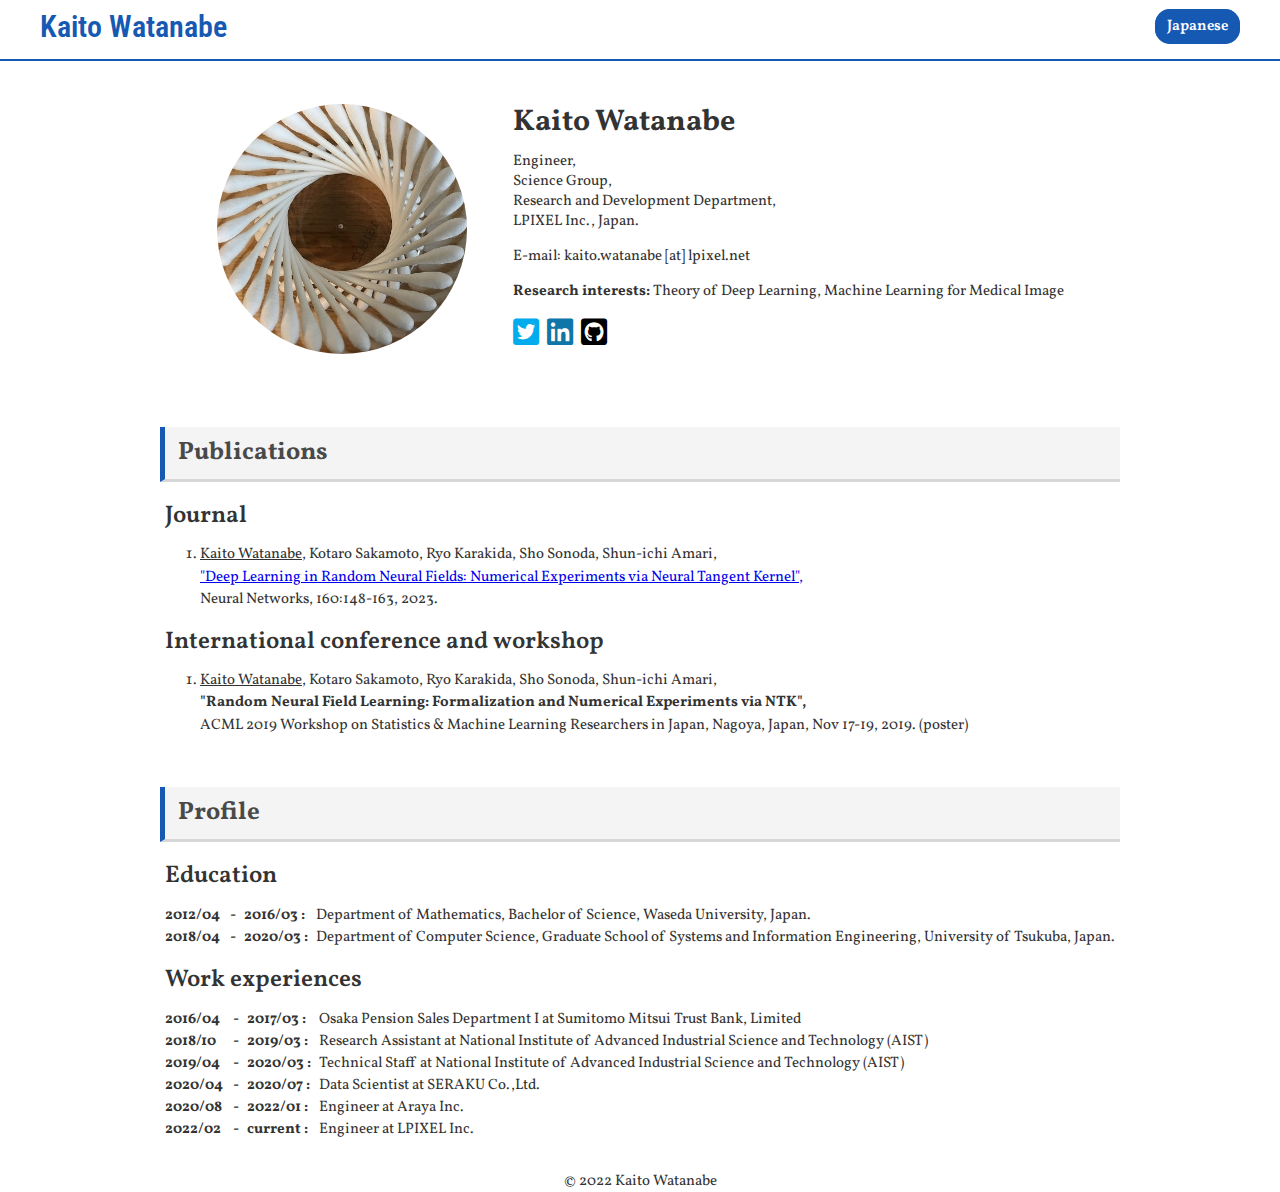
<file: index_en.html>
<!DOCTYPE html>
<html>
<head>
    <title>Kaito Watanabe | LPIXEL Inc.</title>
    <link rel="stylesheet" href="pages.css">
    <link href="https://fonts.googleapis.com/css?family=Roboto+Condensed:700" rel="stylesheet">
    <link href="https://fonts.googleapis.com/css?family=Vollkorn" rel="stylesheet">
    <link href="https://use.fontawesome.com/releases/v5.6.1/css/all.css" rel="stylesheet">
</head>
<body class="common">
    <header>
        <nav>
            <ul class="navi">
                <li>
                    <a href="./index_ja.html" class="navi--item title">
                        Kaito Watanabe
                    </a>
                </li>
                <li>
                    <a href="./index_ja.html" class="navi--item language">
                        Japanese
                    </a>
                </li>
            </ul>
        </nav>
    </header>
    <main>
        <article class="image-desc">
            <img class="image-desc--img circle" src="./profile.JPG" alt="渡部海斗"/>
            <section class="image-desc-txt">
                <h1 class="<image-desc--heading">
                    Kaito Watanabe
                </h1>
                <p>
                    Engineer,<br/>
                    Science Group,<br/>
                    Research and Development Department,<br/>
                    LPIXEL Inc., Japan.<br/>
                </p>
                <p>
                    E-mail: kaito.watanabe [at] lpixel.net <br/>
                </p>
                <p>
                    <a class="info--txt__weight_700">Research interests:</a> Theory of Deep Learning, Machine Learning for Medical Image
                </p>
                 <p class="SNS">
                    <a href="https://twitter.com/sysc_kt"  target="_Blank" class="twitter"><i class="fab fa-twitter-square fa-2x"></i></a>
                    <a href="https://www.linkedin.com/in/kaito-watanabe-32a507141/?trk=uno-choose-ge-no-intent&dl=no"  target="_Blank" class="linkedin"><i class="fab fa-linkedin fa-2x"></i></a>
                    <a href="https://github.com/kwignb"  target="_Blank" class="github"><i class="fab fa-github-square fa-2x"></i></a>       
                </p>
            </section>
        </article>
        <article class="info">
            <h1 class="info--heading heading" id="publications">Publications</h1>
            <section>
                <h2 class="info--heading2">Journal</h2>
                <ol class="info--txt info--txt__list">
                    <li class="info--txt info--txt__list_elem">
                        <u>Kaito Watanabe</u>, Kotaro Sakamoto, Ryo Karakida, Sho Sonoda, Shun-ichi Amari, <br/>
                        <a class="info--txt__weight_700"><a href="https://arxiv.org/abs/2202.05254", target="_blank">"Deep Learning in Random Neural Fields: Numerical Experiments via Neural Tangent Kernel",</a><br/>
                        Neural Networks, 160:148-163, 2023.
                    </li>
                </ol>
            </section>
            <section>
                <h2 class="info--heading2">International conference and workshop</h2>
                <ol class="info--txt info--txt__list">
                    <li class="info--txt info--txt__list_elem">
                        <u>Kaito Watanabe</u>, Kotaro Sakamoto, Ryo Karakida, Sho Sonoda, Shun-ichi Amari, <br/>
                        <a class="info--txt__weight_700">"Random Neural Field Learning: Formalization and Numerical Experiments via NTK",</a><br/>
                        ACML 2019 Workshop on Statistics &amp; Machine Learning Researchers in Japan, Nagoya, Japan, Nov 17-19, 2019. (poster)
                    </li>
                </ol>
            </section>
        </article>
        <article class="info">
            <h1 class="info--heading heading" id="profile">Profile</h1>
            <section>
                <h2 class="info--heading2">Education</h2>
                <table>
                    <tbody>
                        <tr>
                            <td class="bold">2012/04</td>
                            <td class="bold">-</td>
                            <td class="bold">2016/03 :</td>
                            <td>Department of Mathematics, Bachelor of Science, Waseda University, Japan.</td>
                        </tr>
                        <tr>
                            <td class="bold">2018/04</td>
                            <td class="bold">-</td>
                            <td class="bold">2020/03 :</td>
                            <td>Department of Computer Science, Graduate School of Systems and Information Engineering, University of Tsukuba, Japan.</td>
                        </tr>
                    </tbody>
                </table>
            </section>
            <section>
                <h2 class="info--heading2">Work experiences</h2>
                <table>
                    <tbody>
                        <tr>
                            <td class="bold">2016/04</td>
                            <td class="bold">-</td>
                            <td class="bold">2017/03 :</td>
                            <td>Osaka Pension Sales Department I at Sumitomo Mitsui Trust Bank, Limited</td>
                        </tr>
                        <tr>
                            <td class="bold">2018/10</td>
                            <td class="bold">-</td>
                            <td class="bold">2019/03 :</td>
                            <td>Research Assistant at National Institute of Advanced Industrial Science and Technology (AIST)</td>
                        </tr>
                        <tr>
                            <td class="bold">2019/04</td>
                            <td class="bold">-</td>
                            <td class="bold">2020/03 :</td>
                            <td>Technical Staff at National Institute of Advanced Industrial Science and Technology (AIST)</td>
                        </tr>
                        <tr>
                            <td class="bold">2020/04</td>
                            <td class="bold">-</td>
                            <td class="bold">2020/07 :</td>
                            <td>Data Scientist at SERAKU Co.,Ltd.</td>
                        </tr>
                        <tr>
                            <td class="bold">2020/08</td>
                            <td class="bold">-</td>
                            <td class="bold">2022/01 :</td>
                            <td>Engineer at Araya Inc.</td>
                        </tr>
                        <tr>
                            <td class="bold">2022/02</td>
                            <td class="bold">-</td>
                            <td class="bold">current :</td>
                            <td>Engineer at LPIXEL Inc.</td>
                        </tr>
                    </tbody>
                </table>
            </section>
        </article>
    </main>
    <footer class="footer">
        © 2022 Kaito Watanabe
    </footer>
</body>
</html>
</file>
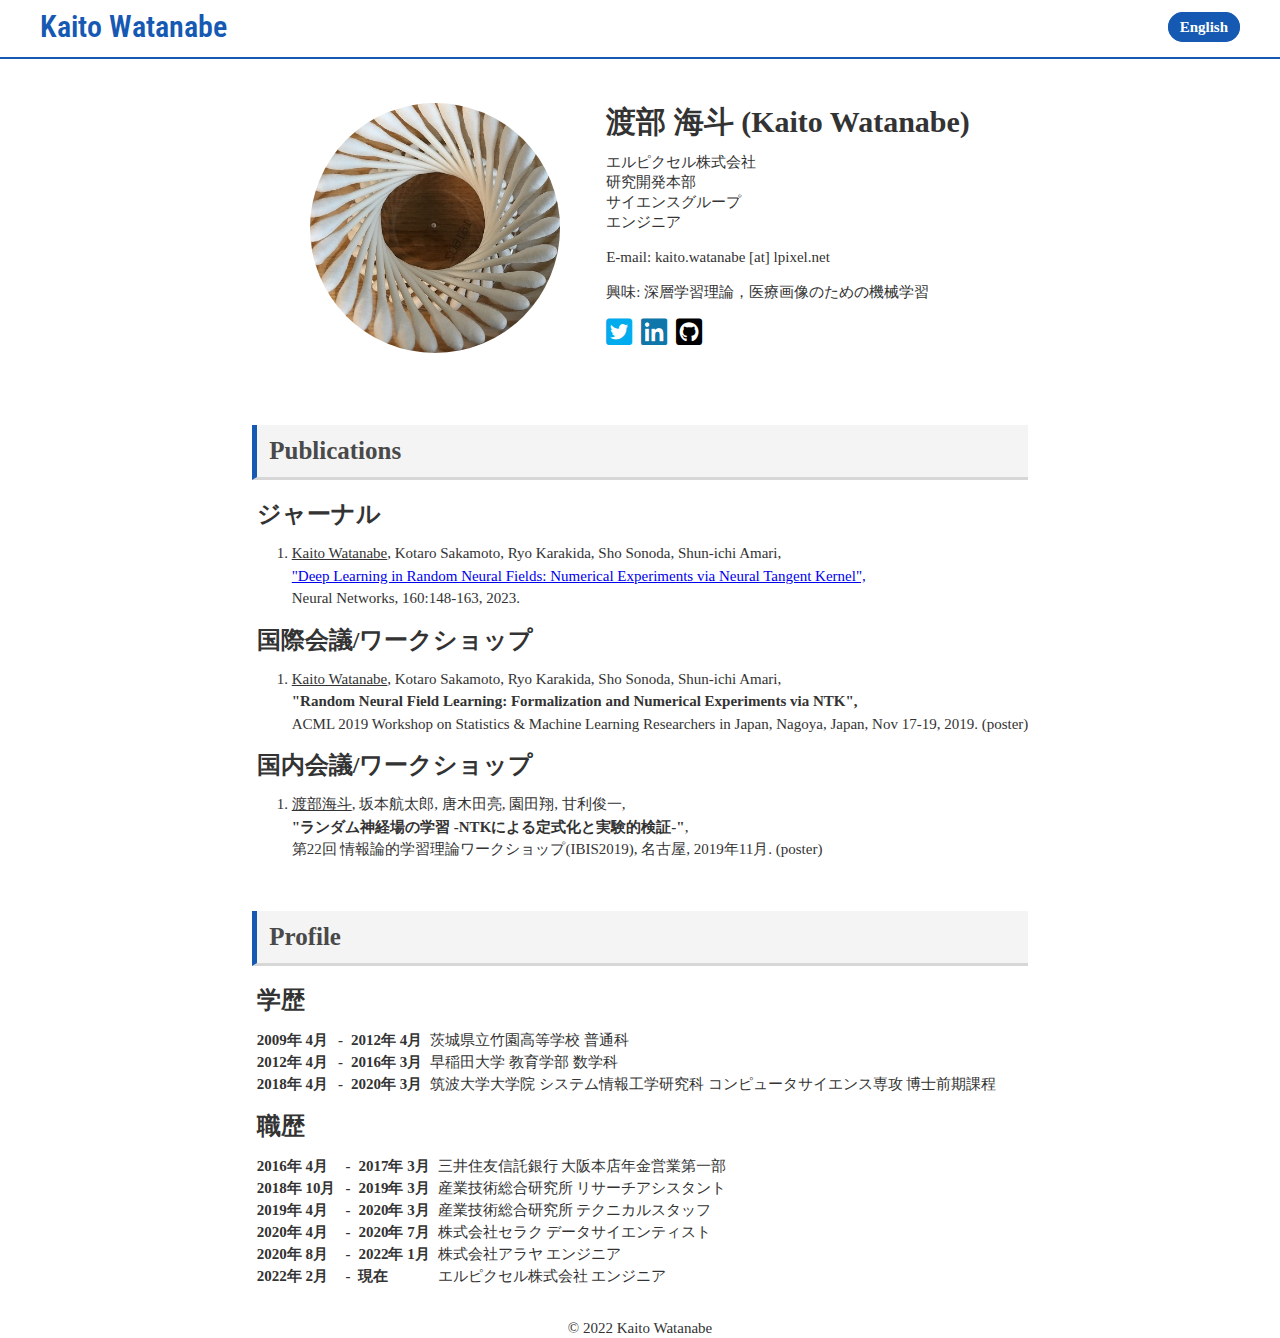
<file: index_ja.html>
<!DOCTYPE html>
<html>
<head>
    <title>Kaito Watanabe | LPIXEL Inc.</title>
    <link rel="stylesheet" href="pages.css">
    <link href="https://fonts.googleapis.com/css?family=Roboto+Condensed:700" rel="stylesheet">
    <link href="https://use.fontawesome.com/releases/v5.6.1/css/all.css" rel="stylesheet">
</head>
<body class="common">
    <header>
        <nav>
            <ul class="navi">
                <li>
                    <a href="./index_ja.html" class="navi--item title">
                        Kaito Watanabe
                    </a>
                </li>
                <li>
                    <a href="./index_en.html" class="navi--item language">
                        English
                    </a>
                </li>
            </ul>
        </nav>
    </header>
    <main>
        <article class="image-desc">
            <img class="image-desc--img circle" src="./profile.JPG" alt="渡部海斗"/>
            <section class="image-desc-txt">
                <h1 class="<image-desc--heading">
                    渡部 海斗 (Kaito Watanabe)
                </h1>
                <p>
                    エルピクセル株式会社 <br/>
                    研究開発本部 <br/>
                    サイエンスグループ <br/>
                    エンジニア <br/>
                </p>
                <p>
                    E-mail: kaito.watanabe [at] lpixel.net <br/>
                </p>
                <p>
                    興味: 深層学習理論，医療画像のための機械学習
                </p>
                <p class="SNS">
                    <a href="https://twitter.com/sysc_kt"  target="_Blank" class="twitter"><i class="fab fa-twitter-square fa-2x"></i></a>
                    <a href="https://www.linkedin.com/in/kaito-watanabe-32a507141/?trk=uno-choose-ge-no-intent&dl=no"  target="_Blank" class="linkedin"><i class="fab fa-linkedin fa-2x"></i></a>
                    <a href="https://github.com/kwignb"  target="_Blank" class="github"><i class="fab fa-github-square fa-2x"></i></a>       
                </p>
            </section>
        </article>
        <article class="info">
            <h1 class="info--heading heading" id="publications">Publications</h1>
            <section>
                <h2 class="info--heading2">ジャーナル</h2>
                <ol class="info--txt info--txt__list">
                    <li class="info--txt info--txt__list_elem">
                        <u>Kaito Watanabe</u>, Kotaro Sakamoto, Ryo Karakida, Sho Sonoda, Shun-ichi Amari, <br/>
                        <a class="info--txt__weight_700"><a href="https://arxiv.org/abs/2202.05254", target="_blank">"Deep Learning in Random Neural Fields: Numerical Experiments via Neural Tangent Kernel",</a><br/>
                        Neural Networks, 160:148-163, 2023.
                    </li>
                </ol>
            </section>
            <section>
                <h2 class="info--heading2">国際会議/ワークショップ</h2>
                <ol class="info--txt info--txt__list">
                    <li class="info--txt info--txt__list_elem">
                        <u>Kaito Watanabe</u>, Kotaro Sakamoto, Ryo Karakida, Sho Sonoda, Shun-ichi Amari, <br/>
                        <a class="info--txt__weight_700">"Random Neural Field Learning: Formalization and Numerical Experiments via NTK",</a><br/>
                        ACML 2019 Workshop on Statistics &amp; Machine Learning Researchers in Japan, Nagoya, Japan, Nov 17-19, 2019. (poster)
                    </li>
                </ol>
            </section>
            <section>
                <h2 class="info--heading2">国内会議/ワークショップ</h2>
                    <ol class="info--txt info--txt__list">
                        <li class="info--txt info--txt__list_elem">
                            <u>渡部海斗</u>, 坂本航太郎, 唐木田亮, 園田翔, 甘利俊一, <br/>
                            <a class="info--txt__weight_700">"ランダム神経場の学習 -NTKによる定式化と実験的検証-"</a>, <br/>
                            第22回 情報論的学習理論ワークショップ(IBIS2019), 名古屋, 2019年11月. (poster)
                        </li>
                    </ol>
            </section>
            </article>
        <article class="info">
            <h1 class="info--heading heading" id="profile">Profile</h1>
            <section>
                <h2 class="info--heading2">学歴</h2>
                <table>
                    <tbody>
                        <tr>
                            <td class="bold">2009年 4月</td>
                            <td class="bold">-</td>
                            <td class="bold">2012年 4月</td>
                            <td>茨城県立竹園高等学校 普通科</td>
                        </tr>
                        <tr>
                            <td class="bold">2012年 4月</td>
                            <td class="bold">-</td>
                            <td class="bold">2016年 3月</td>
                            <td>早稲田大学 教育学部 数学科</td>
                        </tr>
                        <tr>
                            <td class="bold">2018年 4月</td>
                            <td class="bold">-</td>
                            <td class="bold">2020年 3月</td>
                            <td>筑波大学大学院 システム情報工学研究科 コンピュータサイエンス専攻 博士前期課程</td>
                        </tr>
                    </tbody>
                </table>
            </section>
            <section>
                <h2 class="info--heading2">職歴</h2>
                <table>
                    <tbody>
                        <tr>
                            <td class="bold">2016年 4月</td>
                            <td class="bold">-</td>
                            <td class="bold">2017年 3月</td>
                            <td>三井住友信託銀行 大阪本店年金営業第一部</td>
                        </tr>
                        <tr>
                            <td class="bold">2018年 10月</td>
                            <td class="bold">-</td>
                            <td class="bold">2019年 3月</td>
                            <td>産業技術総合研究所 リサーチアシスタント</td>
                        </tr>
                        <tr>
                            <td class="bold">2019年 4月</td>
                            <td class="bold">-</td>
                            <td class="bold">2020年 3月</td>
                            <td>産業技術総合研究所 テクニカルスタッフ</td>
                        </tr>
                        <tr>
                            <td class="bold">2020年 4月</td>
                            <td class="bold">-</td>
                            <td class="bold">2020年 7月</td>
                            <td>株式会社セラク データサイエンティスト</td>
                        </tr>
                        <tr>
                            <td class="bold">2020年 8月</td>
                            <td class="bold">-</td>
                            <td class="bold">2022年 1月</td>
                            <td>株式会社アラヤ エンジニア</td>
                        </tr>
                        <tr>
                            <td class="bold">2022年 2月</td>
                            <td class="bold">-</td>
                            <td class="bold">現在</td>
                            <td>エルピクセル株式会社 エンジニア</td>
                        </tr>
                    </tbody>
                </table>
            </section>
        </article>
    </main>
    <footer class="footer">
        © 2022 Kaito Watanabe
    </footer>
</body>
</html>
</file>
<file: pages.css>
html{
    font-size: 62.5%;
}

body{
    background-color: #FFFFF;
    color: #333;
    margin: 0;
}

.image-desc{
    align-items: center;
    box-shadow: 0 2px 0 rgba(255, 255, 255, 1);
    display: flex;
    -webkit-justify-content: center;
    -moz-justify-content: center;
    -ms-justify-content: center;
    -o-justify-content: center;
    justify-content: center;
    margin: 4.6rem 0 3.2rem 0;
    padding: 4.6rem 0 1.2rem 0;
}

.image-desc--img{
    /*width: 158px;*/
    height: 250px;
    margin-right: 4.6rem;
}

.circle{
    border-radius: 50%;
}
.twitter{
    color: #00acee;
    margin-right: 5px;
}

.linkedin{
    color: #0e76a8;
    margin-right: 5px;
}

.github{
    color: #000;
}

.info--txt__weight_700{
    font-weight: 700;
}

.info--txt{
    line-height: 1.5;    
}

.info--heading{
/*    border-left: solid 5px #1559B3;*/
    font-size: 2.5rem;
    height: 3.2rem;
    line-height: 3.2rem;
    margin: 5rem 0 2.4rem 0;
    padding: 0 0 0 0.8rem;
    font-weight: 700;
}

.info--heading2 {
    font-size: 2.4rem;
    font-weight: 600;
    margin: 2rem 0 1.8rem 0.5rem;
}

.info--heading3 {
    font-size: 1.8rem;
    font-weight: 500;
    margin: 0 0 1rem 0;
}

.navi {
    border-bottom: 2px solid #1559B3;
    position: fixed;
    z-index: 999;
    list-style-type: none;
    display:flex;
    justify-content: space-between;
    min-width: 100vw;
    left: 0;
    padding-top:17px;
    padding-bottom:15px;
    background: #fff;
    margin-block-start: 0;
}

.language {
    border: 1px solid #1559B3;
    border-radius: 15px;
    padding: 6px 11px 6px 11px;
    background: #1559B3;
    color: #fff !important;
    box-shadow: 5px 5px;
}

.footer {
    margin-top:30px;
}

.navi--item {
    color: #1559B3;
    font-weight: 600;
    margin-right: 8rem;
    text-decoration: none;
}

.common {
    align-items: center;
    display: flex;
    color: #333333;
    flex-flow: column nowrap;
    font-family: 'Vollkorn';
                 "Lora",
                 "Helvetica Neue",
                 Arial,
                 "Hiragino Kaku Gothic ProN",
                 "Hiragino Sans",
                 Meiryo,
                 sans-serif;
    font-weight: 300;
    font-size: 1.5rem;
    justify-content: center;
    line-height: 2rem;
}

.heading{
    padding: 0.4em 0.5em;/*文字の上下 左右の余白*/
    color: #494949;/*文字色*/
    background: #f4f4f4;/*背景色*/
    border-left: solid 5px #1559B3;/*左線*/
    border-bottom: solid 3px #d7d7d7;/*下線*/
    width: ;
}

.bold{
    font-weight: bold !important;
}

table td{
    padding: 0px 3px;
}

table td:nth-last-of-type(3){
    padding-left: 5px;
}

tr td:nth-last-of-type(1){
    padding-left: 3px;
}

.title {
    font-family: 'Roboto Condensed', sans-serif;
    font-size: 200%;
}
</file>
